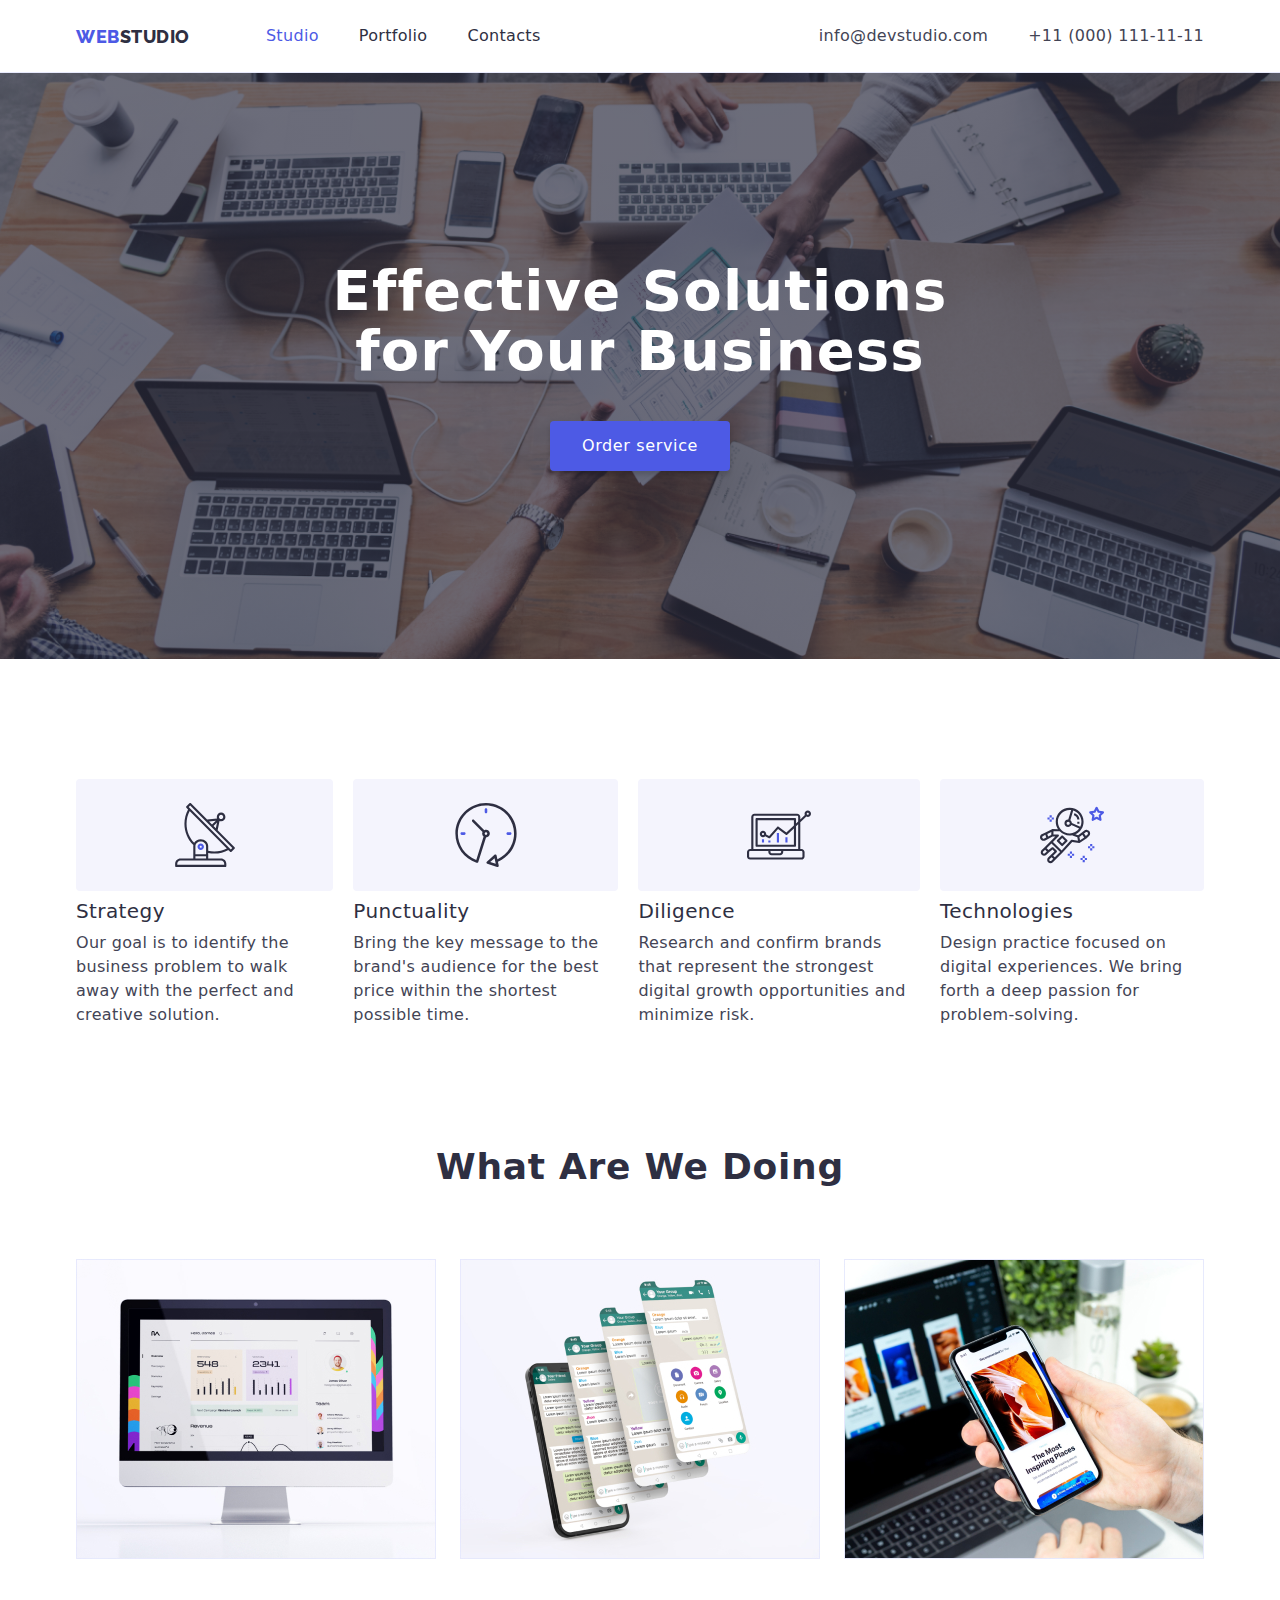
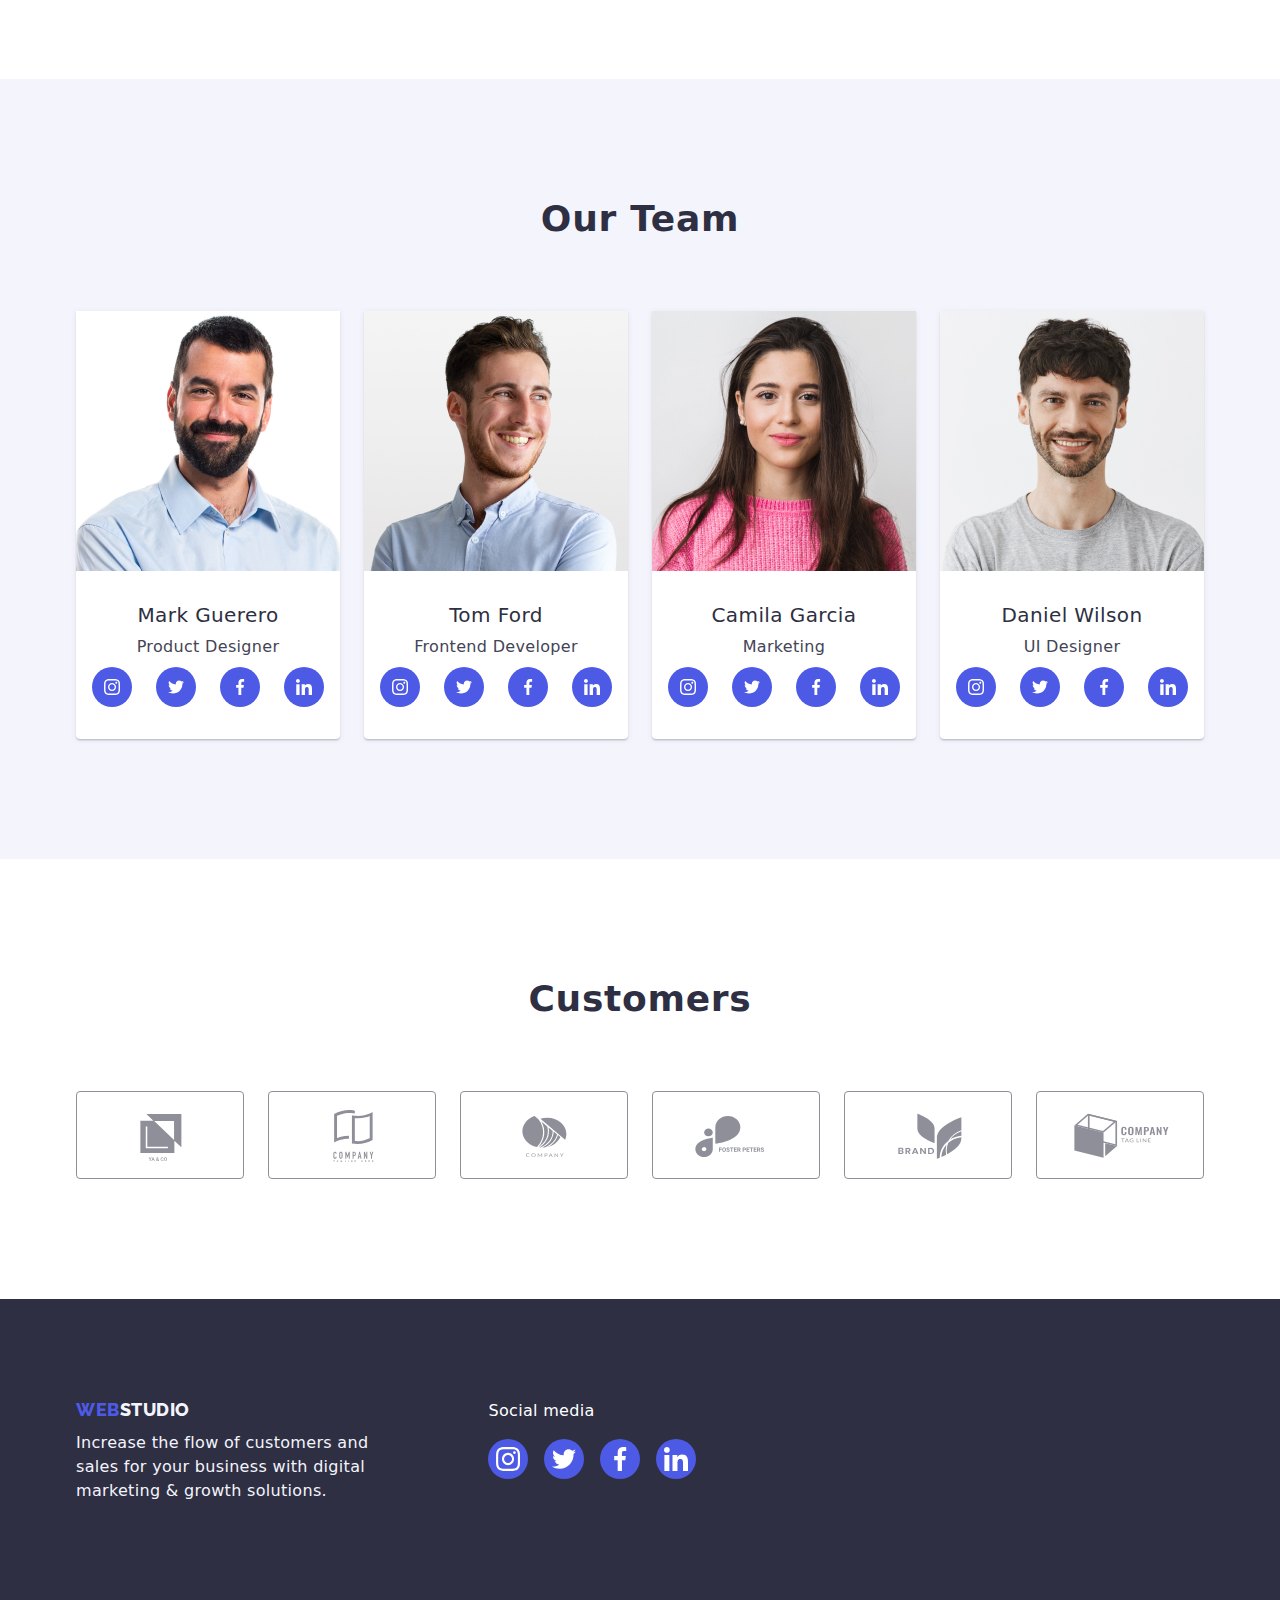
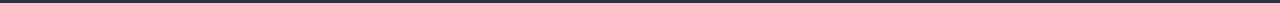
<file: index.html>
<!DOCTYPE html>
<html lang="en">
  <head>
    <meta charset="UTF-8" />
    <meta http-equiv="X-UA-Compatible" content="IE=edge" />
    <meta name="viewport" content="width=device-width, initial-scale=1.0" />
    <title>GoIT Homework04</title>
    <link rel="stylesheet" href="./css/styles.css" />
    <link
      href="https://fonts.googleapis.com/css2?family=Raleway:wght@800&family=Roboto:wght@400;500;700;900&display=swap"
      rel="stylesheet"
    />
    <link
      rel="stylesheet"
      href="https://cdnjs.cloudflare.com/ajax/libs/modern-normalize/2.0.0/modern-normalize.min.css"
    />
  </head>
  <body>
    <!--This is header-->
    <header class="header">
      <div class="container header-container">
        <!-- Navigation Bar -->
        <nav class="header-navigation">
          <a class="header-logo links" href="./index.html">
            <span class="web-logo">WEB</span
            ><span class="studio-logo">STUDIO </span>
          </a>

          <ul class="header-list lists">
            <li class="header-item">
              <a class="header-link links current" href="#">Studio</a>
            </li>
            <li class="header-item">
              <a class="header-link links" href="./portfolio.html">Portfolio</a>
            </li>
            <li class="header-item">
              <a class="header-link links" href="#">Contacts</a>
            </li>
          </ul>
        </nav>

        <ul class="header-address lists">
          <li>
            <a
              class="header-address-link links"
              href="mailto:info@devstudio.com"
              >info@devstudio.com</a
            >
          </li>
          <li>
            <a class="header-address-link links" href="tel:+110001111111"
              >+11 (000) 111-11-11</a
            >
          </li>
        </ul>
      </div>
    </header>

    <!--This is main-->
    <main>
      <!--This is Section 1-->
      <section class="hero-section">
        <div class="container hero-container">
          <h1 class="hero-title">
            Effective Solutions <br />
            for Your Business
          </h1>
          <button class="hero-button button" type="button">
            Order service
          </button>
        </div>
      </section>

      <!--This is Section 2-->
      <section class="section features-section">
        <div class="container features-container">
          <ul class="features-list lists">
            <li class="features-item">
              <div class="features-svg-box">
                <svg class="features-icon" width="64" height="64">
                  <use href="./images/icon.svg#antenna"></use>
                </svg>
              </div>
              <h3 class="features-title titles">Strategy</h3>
              <p class="features-bottom-text bottom-text">
                Our goal is to identify the business problem to walk away with
                the perfect and creative solution.
              </p>
            </li>

            <li class="features-item">
              <div class="features-svg-box">
                <svg class="features-icon" width="64" height="64">
                  <use href="./images/icon.svg#clock"></use>
                </svg>
              </div>
              <h3 class="features-title titles">Punctuality</h3>
              <p class="features-bottom-text bottom-text">
                Bring the key message to the brand's audience for the best price
                within the shortest possible time.
              </p>
            </li>

            <li class="features-item">
              <div class="features-svg-box">
                <svg class="features-icon" width="64" height="64">
                  <use href="./images/icon.svg#diagram"></use>
                </svg>
              </div>
              <h3 class="features-title titles">Diligence</h3>
              <p class="features-bottom-text bottom-text">
                Research and confirm brands that represent the strongest digital
                growth opportunities and minimize risk.
              </p>
            </li>

            <li class="features-item">
              <div class="features-svg-box">
                <svg class="features-icon" width="64" height="64">
                  <use href="./images/icon.svg#astronaut"></use>
                </svg>
              </div>
              <h3 class="features-title titles">Technologies</h3>
              <p class="features-bottom-text bottom-text">
                Design practice focused on digital experiences. We bring forth a
                deep passion for problem-solving.
              </p>
            </li>
          </ul>
        </div>
      </section>

      <!--This is Section 3-->
      <section class="section section-no-top-padding">
        <div class="container what-we-do-container">
          <h2 class="what-we-do-title section-title">What Are We Doing</h2>
          <ul class="what-we-do-list lists">
            <li class="what-we-do-item">
              <img
                src="images/what-we-do-1.jpg"
                alt="computer monitor"
                width="360"
                height="300"
              />
            </li>

            <li class="what-we-do-item">
              <img
                src="images/what-we-do-2.jpg"
                alt="phone"
                width="360"
                height="300"
              />
            </li>

            <li class="what-we-do-item">
              <img
                src="images/what-we-do-3.jpg"
                alt="phone & laptop"
                width="360"
                height="300"
              />
            </li>
          </ul>
        </div>
      </section>

      <!--This is Section 4-->
      <section class="section section-grey">
        <div class="container team-container">
          <h2 class="team-title section-title">Our Team</h2>
          <ul class="team-list lists">
            <li class="team-item">
              <img
                src="images/our-team-1.jpg"
                alt="Mark Guerero"
                width="264"
                height="260"
              />
              <div class="card-content">
                <h3 class="team-name titles">Mark Guerero</h3>
                <p class="team-bottom-text bottom-text">Product Designer</p>
                <ul class="team-social-list lists">
                  <li class="team-icon-item">
                    <a
                      href="#"
                      class="team-social-link links"
                      rel="noopener noreferrer"
                    >
                      <svg class="team-social-icon" width="16" height="16">
                        <use href="./images/icon.svg#instagram"></use>
                      </svg>
                    </a>
                  </li>
                  <li class="team-icon-item">
                    <a
                      href="#"
                      class="team-social-link links"
                      rel="noopener noreferrer"
                    >
                      <svg class="team-social-icon" width="16" height="16">
                        <use href="./images/icon.svg#twitter"></use>
                      </svg>
                    </a>
                  </li>
                  <li class="team-icon-item">
                    <a
                      href="#"
                      class="team-social-link links"
                      rel="noopener noreferrer"
                    >
                      <svg class="team-social-icon" width="16" height="16">
                        <use href="./images/icon.svg#facebook"></use>
                      </svg>
                    </a>
                  </li>
                  <li class="team-icon-item">
                    <a
                      href="#"
                      class="team-social-link links"
                      rel="noopener noreferrer"
                    >
                      <svg class="team-social-icon" width="16" height="16">
                        <use href="./images/icon.svg#linkedin"></use>
                      </svg>
                    </a>
                  </li>
                </ul>
              </div>
            </li>

            <li class="team-item">
              <img
                src="images/our-team-2.jpg"
                alt="Tom Ford"
                width="264"
                height="260"
              />
              <div class="card-content">
                <h3 class="team-name titles">Tom Ford</h3>
                <p class="team-bottom-text bottom-text">Frontend Developer</p>
                <ul class="team-social-list lists">
                  <li class="team-icon-item">
                    <a href="#" class="team-social-link links">
                      <svg class="team-social-icon" width="16" height="16">
                        <use href="./images/icon.svg#instagram"></use>
                      </svg>
                    </a>
                  </li>
                  <li class="team-icon-item">
                    <a href="#" class="team-social-link links">
                      <svg class="team-social-icon" width="16" height="16">
                        <use href="./images/icon.svg#twitter"></use>
                      </svg>
                    </a>
                  </li>
                  <li class="team-icon-item">
                    <a href="#" class="team-social-link links">
                      <svg class="team-social-icon" width="16" height="16">
                        <use href="./images/icon.svg#facebook"></use>
                      </svg>
                    </a>
                  </li>
                  <li class="team-icon-item">
                    <a href="#" class="team-social-link links">
                      <svg class="team-social-icon" width="16" height="16">
                        <use href="./images/icon.svg#linkedin"></use>
                      </svg>
                    </a>
                  </li>
                </ul>
              </div>
            </li>

            <li class="team-item">
              <img
                src="images/our-team-3.jpg"
                alt="Camila Garcia"
                width="264"
                height="260"
              />
              <div class="card-content">
                <h3 class="team-name titles">Camila Garcia</h3>
                <p class="team-bottom-text bottom-text">Marketing</p>
                <ul class="team-social-list lists">
                  <li class="team-icon-item">
                    <a href="#" class="team-social-link links">
                      <svg class="team-social-icon" width="16" height="16">
                        <use href="./images/icon.svg#instagram"></use>
                      </svg>
                    </a>
                  </li>
                  <li class="team-icon-item">
                    <a href="#" class="team-social-link links">
                      <svg class="team-social-icon" width="16" height="16">
                        <use href="./images/icon.svg#twitter"></use>
                      </svg>
                    </a>
                  </li>
                  <li class="team-icon-item">
                    <a href="#" class="team-social-link links">
                      <svg class="team-social-icon" width="16" height="16">
                        <use href="./images/icon.svg#facebook"></use>
                      </svg>
                    </a>
                  </li>
                  <li class="team-icon-item">
                    <a href="#" class="team-social-link links">
                      <svg class="team-social-icon" width="16" height="16">
                        <use href="./images/icon.svg#linkedin"></use>
                      </svg>
                    </a>
                  </li>
                </ul>
              </div>
            </li>

            <li class="team-item">
              <img
                src="images/our-team-4.jpg"
                alt="Daniel Wilson"
                width="264"
                height="260"
              />
              <div class="card-content">
                <h3 class="team-name titles">Daniel Wilson</h3>
                <p class="team-bottom-text bottom-text">UI Designer</p>
                <ul class="team-social-list lists">
                  <li class="team-icon-item">
                    <a href="#" class="team-social-link links">
                      <svg class="team-social-icon" width="16" height="16">
                        <use href="./images/icon.svg#instagram"></use>
                      </svg>
                    </a>
                  </li>
                  <li class="team-icon-item">
                    <a href="#" class="team-social-link links">
                      <svg class="team-social-icon" width="16" height="16">
                        <use href="./images/icon.svg#twitter"></use>
                      </svg>
                    </a>
                  </li>
                  <li class="team-icon-item">
                    <a href="#" class="team-social-link links">
                      <svg class="team-social-icon" width="16" height="16">
                        <use href="./images/icon.svg#facebook"></use>
                      </svg>
                    </a>
                  </li>
                  <li class="team-icon-item">
                    <a href="#" class="team-social-link links">
                      <svg class="team-social-icon" width="16" height="16">
                        <use href="./images/icon.svg#linkedin"></use>
                      </svg>
                    </a>
                  </li>
                </ul>
              </div>
            </li>
          </ul>
        </div>
      </section>
      <!-- This is Section 5 -->
      <section class="section">
        <div class="container">
          <h2 class="customers-title section-title">Customers</h2>
          <ul class="customers-list lists">
            <li class="customers-item">
              <a href="#" class="customers-box-link links">
                <svg class="customers-icon">
                  <use href="./images/icon.svg#customer-1"></use>
                </svg>
              </a>
            </li>
            <li class="customers-item">
              <a href="#" class="customers-box-link links">
                <svg class="customers-icon">
                  <use href="./images/icon.svg#customer-2"></use>
                </svg>
              </a>
            </li>
            <li class="customers-item">
              <a href="#" class="customers-box-link links">
                <svg class="customers-icon">
                  <use href="./images/icon.svg#customer-3"></use>
                </svg>
              </a>
            </li>
            <li class="customers-item">
              <a href="#" class="customers-box-link links">
                <svg class="customers-icon">
                  <use href="./images/icon.svg#customer-4"></use>
                </svg>
              </a>
            </li>
            <li class="customers-item">
              <a href="#" class="customers-box-link links">
                <svg class="customers-icon">
                  <use href="./images/icon.svg#customer-5"></use>
                </svg>
              </a>
            </li>
            <li class="customers-item">
              <a href="#" class="customers-box-link links">
                <svg class="customers-icon">
                  <use href="./images/icon.svg#customer-6"></use>
                </svg>
              </a>
            </li>
          </ul>
        </div>
      </section>
    </main>

    <!--This is footer-->
    <footer class="footer-section">
      <div class="container footer-container">
        <div>
          <a class="header-logo links" href="./index.html">
            <span class="web-logo">WEB</span
            ><span class="studio-logo studio-footer">STUDIO </span>
          </a>

          <p class="footer-bottom-text bottom-text">
            Increase the flow of customers and<br />
            sales for your business with digital<br />
            marketing & growth solutions.
          </p>
        </div>
        <div class="footer-social-media">
          <p class="footer-social-media-text">Social media</p>
          <ul class="footer-social-list lists">
            <li class="footer-icon-item">
              <a href="#" class="footer-social-link links">
                <svg class="footer-social-icon" width="24" height="24">
                  <use href="./images/icon.svg#instagram"></use>
                </svg>
              </a>
            </li>

            <li class="footer-icon-item">
              <a href="#" class="footer-social-link links">
                <svg class="footer-social-icon" width="24" height="24">
                  <use href="./images/icon.svg#twitter"></use>
                </svg>
              </a>
            </li>

            <li class="footer-icon-item">
              <a href="#" class="footer-social-link links">
                <svg class="footer-social-icon" width="24" height="24">
                  <use href="./images/icon.svg#facebook"></use>
                </svg>
              </a>
            </li>

            <li class="footer-icon-item">
              <a href="#" class="footer-social-link links">
                <svg class="footer-social-icon" width="24" height="24">
                  <use href="./images/icon.svg#linkedin"></use>
                </svg>
              </a>
            </li>
          </ul>
        </div>
      </div>
    </footer>
  </body>
</html>
</file>
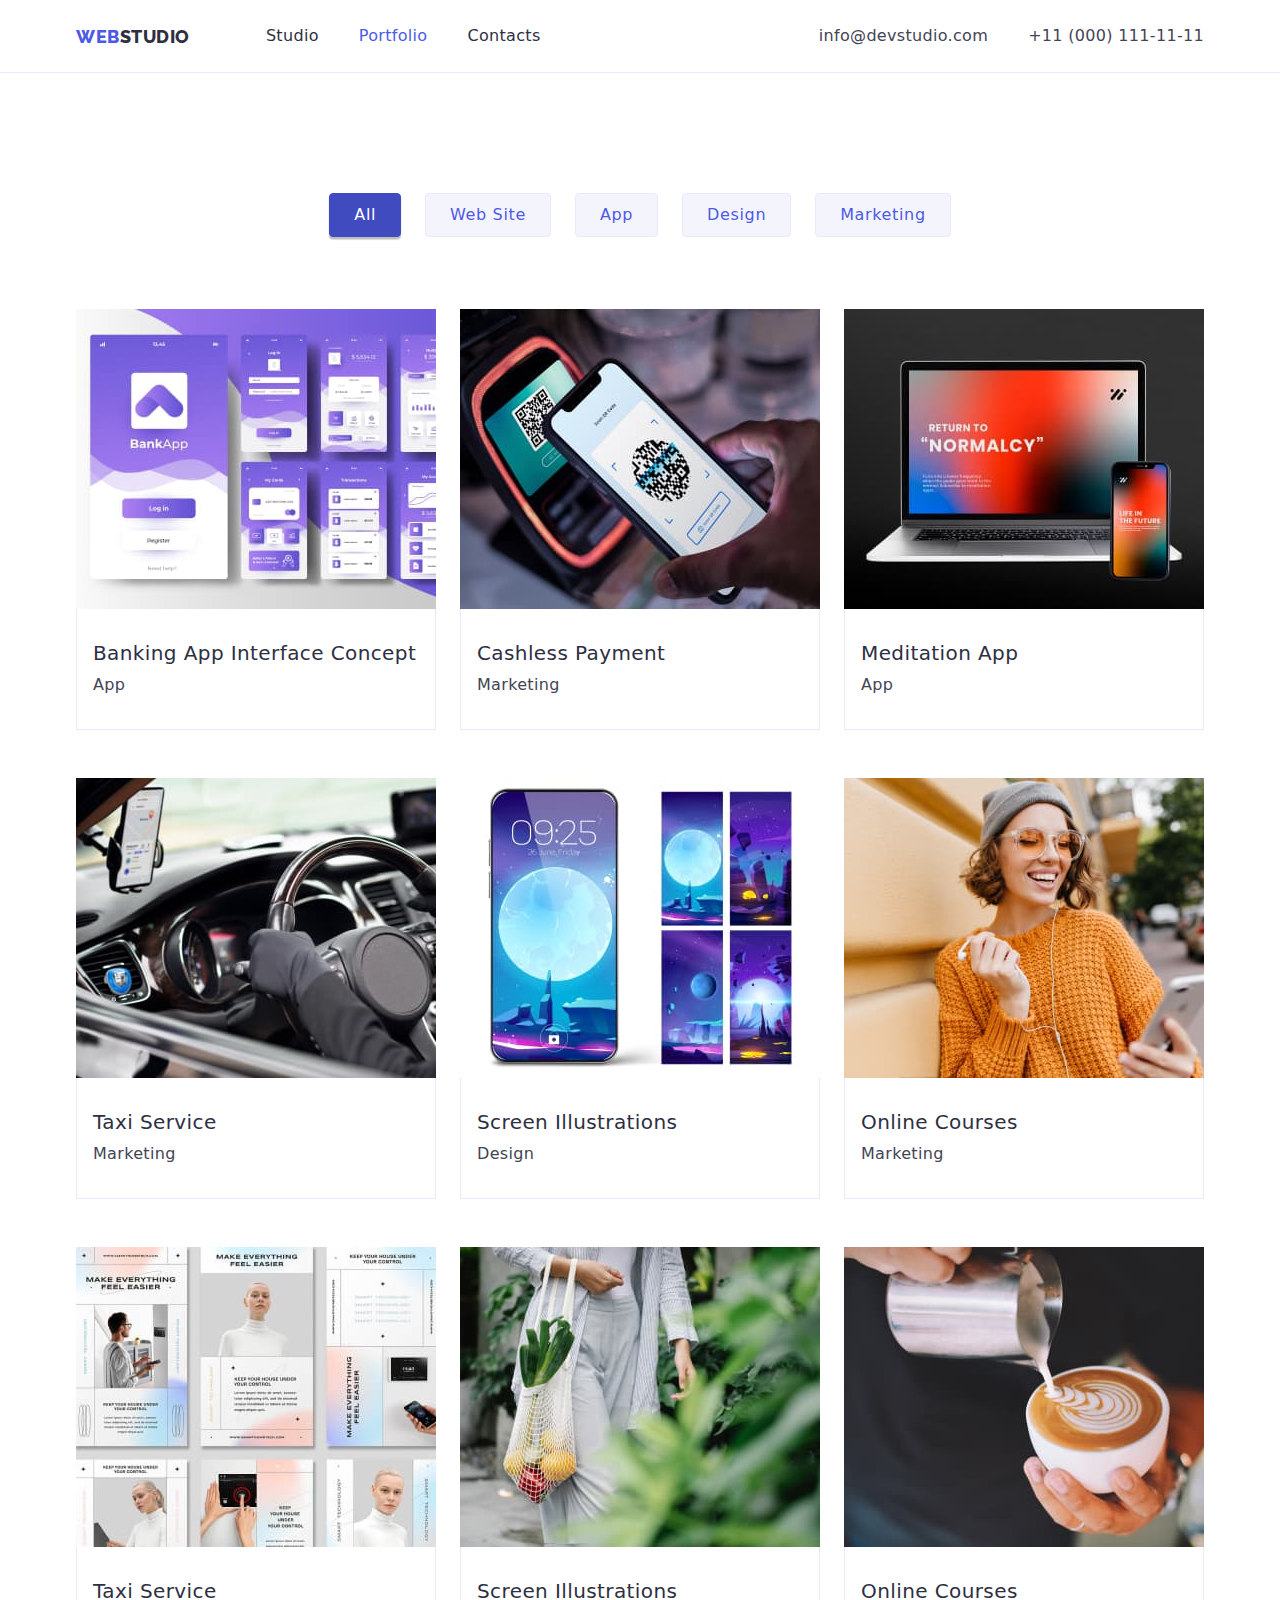
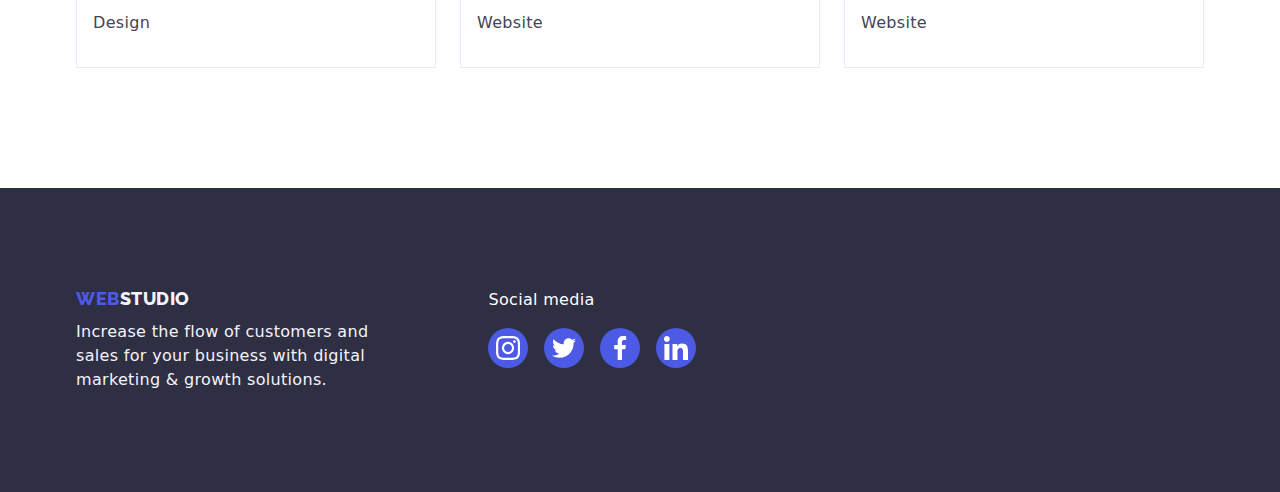
<file: portfolio.html>
<!DOCTYPE html>
<html lang="en">
  <head>
    <meta charset="UTF-8" />
    <meta name="viewport" content="width=device-width, initial-scale=1.0" />
    <title>Document</title>
    <link rel="stylesheet" href="./css/styles.css" />
    <link
      href="https://fonts.googleapis.com/css2?family=Raleway:wght@800&family=Roboto:wght@400;500;700;900&display=swap"
      rel="stylesheet"
    />
    <link
      rel="stylesheet"
      href="https://cdnjs.cloudflare.com/ajax/libs/modern-normalize/2.0.0/modern-normalize.min.css"
    />
  </head>
  <!-- This is header -->
  <body>
    <!--This is header-->
    <header class="header">
      <div class="container header-container">
        <!-- Navigation Bar -->
        <nav class="header-navigation">
          <a class="header-logo links" href="./index.html">
            <span class="web-logo">WEB</span
            ><span class="studio-logo">STUDIO </span>
          </a>

          <ul class="header-list lists">
            <li class="header-item">
              <a class="header-link links" href="./index.html">Studio</a>
            </li>
            <li class="header-item">
              <a class="header-link links current" href="./portfolio.html"
                >Portfolio</a
              >
            </li>
            <li class="header-item">
              <a class="header-link links" href="#">Contacts</a>
            </li>
          </ul>
        </nav>

        <ul class="header-address lists">
          <li>
            <a
              class="header-address-link links"
              href="mailto:info@devstudio.com"
              >info@devstudio.com</a
            >
          </li>
          <li>
            <a class="header-address-link links" href="tel:+110001111111"
              >+11 (000) 111-11-11</a
            >
          </li>
        </ul>
      </div>
    </header>
    <!-- This is main -->
    <main>
      <section class="section">
        <div class="container filter-containter">
          <ul class="filter lists">
            <li>
              <button class="filter-item active" type="button">All</button>
            </li>
            <li><button class="filter-item" type="button">Web Site</button></li>
            <li><button class="filter-item" type="button">App</button></li>
            <li><button class="filter-item" type="button">Design</button></li>
            <li>
              <button class="filter-item" type="button">Marketing</button>
            </li>
          </ul>
          <ul class="project lists">
            <li class="project-item">
              <a href="#" class="project-link links">
                <img
                  src="./images/project-card-1-1.jpg"
                  alt="banking app"
                  width="360"
                />
                <div class="project-description">
                  <h3 class="project-title titles">
                    Banking App Interface Concept
                  </h3>
                  <p class="project-bottom-text bottom-text">App</p>
                </div>
              </a>
            </li>
            <li class="project-item">
              <a href="#" class="project-link links">
                <img
                  src="./images/project-card-1-2.jpg"
                  alt="cashless payment"
                  width="360"
                />
                <div class="project-description">
                  <h3 class="project-title titles">Cashless Payment</h3>
                  <p class="project-bottom-text bottom-text">Marketing</p>
                </div>
              </a>
            </li>

            <li class="project-item">
              <a href="#" class="project-link links">
                <img
                  src="./images/project-card-1-3.jpg"
                  alt="meditation app"
                  width="360"
                />
                <div class="project-description">
                  <h3 class="project-title titles">Meditation App</h3>
                  <p class="project-bottom-text bottom-text">App</p>
                </div>
              </a>
            </li>

            <li class="project-item">
              <a href="#" class="project-link links">
                <img
                  src="./images/project-card-2-1.jpg"
                  alt="taxi service"
                  width="360"
                />
                <div class="project-description">
                  <h3 class="project-title titles">Taxi Service</h3>
                  <p class="project-bottom-text bottom-text">Marketing</p>
                </div>
              </a>
            </li>

            <li class="project-item">
              <a href="#" class="project-link links">
                <img
                  src="./images/project-card-2-2.jpg"
                  alt="screen illustrations"
                  width="360"
                />
                <div class="project-description">
                  <h3 class="project-title titles">Screen Illustrations</h3>
                  <p class="project-bottom-text bottom-text">Design</p>
                </div>
              </a>
            </li>

            <li class="project-item">
              <a href="#" class="project-link links">
                <img
                  src="./images/project-card-2-3.jpg"
                  alt="online courses"
                  width="360"
                />
                <div class="project-description">
                  <h3 class="project-title titles">Online Courses</h3>
                  <p class="project-bottom-text bottom-text">Marketing</p>
                </div>
              </a>
            </li>

            <li class="project-item">
              <a href="#" class="project-link links">
                <img
                  src="./images/project-card-3-1.jpg"
                  alt="instagram concept"
                  width="360"
                />
                <div class="project-description">
                  <h3 class="project-title titles">Taxi Service</h3>
                  <p class="project-bottom-text bottom-text">Design</p>
                </div>
              </a>
            </li>

            <li class="project-item">
              <a href="#" class="project-link links">
                <img
                  src="./images/project-card-3-2.jpg"
                  alt="organic food"
                  width="360"
                />
                <div class="project-description">
                  <h3 class="project-title titles">Screen Illustrations</h3>
                  <p class="project-bottom-text bottom-text">Website</p>
                </div>
              </a>
            </li>

            <li class="project-item">
              <a href="#" class="project-link links">
                <img
                  src="./images/project-card-3-3.jpg"
                  alt="fresh coffee"
                  width="360"
                />
                <div class="project-description">
                  <h3 class="project-title titles">Online Courses</h3>
                  <p class="project-bottom-text bottom-text">Website</p>
                </div>
              </a>
            </li>
          </ul>
        </div>
      </section>
    </main>
    <!--This is footer-->
    <footer class="footer-section">
      <div class="container footer-container">
        <div>
          <a class="header-logo links" href="./index.html">
            <span class="web-logo">WEB</span
            ><span class="studio-logo studio-footer">STUDIO </span>
          </a>

          <p class="footer-bottom-text bottom-text">
            Increase the flow of customers and<br />
            sales for your business with digital<br />
            marketing & growth solutions.
          </p>
        </div>
        <div class="footer-social-media">
          <p class="footer-social-media-text">Social media</p>
          <ul class="footer-social-list lists">
            <li class="footer-icon-item">
              <a href="#" class="footer-social-link links">
                <svg class="footer-social-icon" width="24" height="24">
                  <use href="./images/icon.svg#instagram"></use>
                </svg>
              </a>
            </li>

            <li class="footer-icon-item">
              <a href="#" class="footer-social-link links">
                <svg class="footer-social-icon" width="24" height="24">
                  <use href="./images/icon.svg#twitter"></use>
                </svg>
              </a>
            </li>

            <li class="footer-icon-item">
              <a href="#" class="footer-social-link links">
                <svg class="footer-social-icon" width="24" height="24">
                  <use href="./images/icon.svg#facebook"></use>
                </svg>
              </a>
            </li>

            <li class="footer-icon-item">
              <a href="#" class="footer-social-link links">
                <svg class="footer-social-icon" width="24" height="24">
                  <use href="./images/icon.svg#linkedin"></use>
                </svg>
              </a>
            </li>
          </ul>
        </div>
      </div>
    </footer>
  </body>
</html>
</file>
<file: css/styles.css>
body {
  font-family: 'Roboto';
  font-size: 16px;
  font-style: normal;
  font-weight: 400;
  line-height: 24px;
  letter-spacing: 0.32px;
}

img {
  display: block;
  max-width: 100%;
  height: auto;
}

h1,
h2,
h3,
h4,
h5,
h6,
p,
ul {
  margin: 0;
  padding: 0;
}

:root {
  --iriscolor: #4d5ae5;
  --navyblue: #2e2f42;
  --navcolor: black;
  --oceancolor: #404bbf;
  --whitecolor: #ffffff;
  --slatecolor: #434455;
  --cornflowercolor: #e7e9fc;
  --cloudcolor: #f4f4fd;
  --greencolor: #31d0aa;
  --lightslatecolor: #8e8f99;
  --navybluemodalcolor: #2e2f42;
  --greycolor: #2e2f42;
  --dairycolor: #fcfcfc;
}

.lists {
  list-style-type: none;
  padding: 0;
}

.links {
  text-decoration: none;
}

.web-logo {
  color: var(--iriscolor);
}

.studio-logo {
  color: var(--navyblue);
}

.studio-footer {
  color: var(--cloudcolor);
}

.container {
  margin: 0 auto;
  width: 1158px;
  padding: 0 15px;
}

.section {
  padding: 120px 0;
}

.section-no-top-padding {
  padding-top: 0;
}

.section-grey {
  background-color: var(--cloudcolor);
}

.titles {
  font-size: 20px;
  font-weight: 500;
  letter-spacing: 0.4px;
  color: var(--navyblue);
  margin-bottom: 8px;
}

.bottom-text {
  color: var(--slatecolor);
}

.header-logo {
  color: var(--navyblue, #2e2f42);
  font-family: Raleway;
  font-size: 18px;
  font-weight: 800;
  line-height: 21px;
  letter-spacing: 0.54px;
  text-transform: uppercase;
}

.header-address-link {
  color: var(--slatecolor);
  padding: 24px 0;
  display: block;
}

.header-address-link:hover,
.header-address-link:focus {
  color: var(--oceancolor);
}

.header-link {
  color: var(--navyblue);
  font-weight: 500;
  letter-spacing: 0.32px;
  padding: 24px 0;
  display: block;
}

.current {
  color: var(--iriscolor);
}

.header-link:hover,
.header-link:focus,
.header-link:active {
  color: var(--oceancolor);
}

.header {
  border-bottom: 1px solid var(--cornflower, #e7e9fc);
}

.header-container {
  display: flex;
  justify-content: space-between;
}

.header-navigation {
  display: flex;
  align-items: center;
}

.header-list {
  display: flex;
  gap: 40px;
  margin-left: 76px;
}

.header-address {
  display: flex;
  gap: 40px;
  align-items: center;
}

.hero-section {
  /* background-color: var(--navyblue-modal, rgba(46, 47, 66, 0.5)); */
  padding: 188px 0;
  background-image: linear-gradient(
      to right,
      rgba(46, 47, 66, 0.7),
      rgba(46, 47, 66, 0.7)
    ),
    url(../images/hero-bg.jpg);
  background-repeat: no-repeat;
  /* background-blend-mode: overlay; */
  background-position: center;
  background-size: cover;
  text-align: center;
  display: flex;
  align-items: center;
  justify-content: center;
}

.hero-title {
  color: var(--whitecolor);
  font-size: 56px;
  font-weight: 700;
  line-height: 60px;
  letter-spacing: 1.12px;
  margin-bottom: 40px;
}

.hero-button {
  border-radius: 4px;
  background: var(--iris, #4d5ae5);
  box-shadow: 0px 4px 4px 0px rgba(0, 0, 0, 0.15);
  color: var(--white, #fff);
  font-weight: 500;
  letter-spacing: 0.64px;
  border: none;
  cursor: pointer;
  font-family: inherit;
  font-size: 16px;
  padding: 16px 32px;
}

.hero-button:hover,
.hero-button:focus {
  background-color: var(--oceancolor);
}

.section-title {
  color: var(--navyblue, #2e2f42);
  text-align: center;
  font-size: 36px;
  font-weight: 700;
  line-height: 40px;
  letter-spacing: 0.72px;
  text-transform: capitalize;
  margin-bottom: 72px;
}

.filter-item {
  padding: 12px 24px;
  border-radius: 4px;
  border: 1px solid var(--cornflower, #e7e9fc);
  background: var(--cloud, #f4f4fd);
  color: var(--iris, #4d5ae5);
  font-weight: 500;
  letter-spacing: 0.64px;
  cursor: pointer;
  font-size: 16px;
  font-family: inherit;
}

.filter-item:hover,
.filter-item:focus {
  background: var(--oceancolor);
  box-shadow: 0px 2px 2px 0px rgba(0, 0, 0, 0.12),
    0px 2px 1px 0px rgba(0, 0, 0, 0.08), 0px 3px 1px 0px rgba(0, 0, 0, 0.1);
  color: var(--whitecolor);
  border-color: var(--oceancolor);
}

.filter {
  margin-bottom: 72px;
  display: flex;
  justify-content: center;
  align-items: center;
  gap: 24px;
}

.active {
  background: var(--oceancolor);
  box-shadow: 0px 2px 2px 0px rgba(0, 0, 0, 0.12),
    0px 2px 1px 0px rgba(0, 0, 0, 0.08), 0px 3px 1px 0px rgba(0, 0, 0, 0.1);
  color: var(--whitecolor);
  border-color: var(--oceancolor);
}

.features-svg-box {
  width: 100%;
  height: 112px;
  display: flex;
  border-radius: 4px;
  background: var(--cloud, #f4f4fd);
  justify-content: center;
  align-items: center;
  margin-bottom: 8px;
}

.features-list {
  display: flex;
  gap: 20px;
}

.what-we-do-list {
  display: flex;
  justify-content: space-between;
}

.team-list {
  display: flex;
  gap: 24px;
  text-align: center;
}

.team-item {
  border-radius: 0px 0px 4px 4px;
  background: var(--white, #fff);
  box-shadow: 0px 2px 1px 0px rgba(46, 47, 66, 0.08),
    0px 1px 1px 0px rgba(46, 47, 66, 0.16),
    0px 1px 6px 0px rgba(46, 47, 66, 0.08);
}

.team-social-list {
  display: flex;
  align-items: center;
  justify-content: center;
  gap: 24px;
  margin-top: 8px;
}

/* .team-icon-item {
  width: 40px;
  height: 40px;
} */

.team-social-link {
  width: 40px;
  height: 40px;
  display: flex;
  justify-content: center;
  align-items: center;
  border-radius: 50%;
  background-color: var(--iriscolor);
  color: var(--whitecolor);
  cursor: pointer;
}

.team-social-link:hover,
.team-social-link:focus {
  background-color: var(--oceancolor);
}

.team-social-icon {
  fill: currentColor;
}

.card-content h3 {
  margin-bottom: 8px;
}

.card-content {
  padding: 32px 0;
}

.customers-list {
  display: flex;
  align-items: center;
  justify-content: center;
  gap: 24px;
}

/* .customers-item {
  width: 168px;
  height: 88px;
} */

.customers-box-link {
  width: 168px;
  height: 88px;
  display: flex;
  justify-content: center;
  align-items: center;
  cursor: pointer;
  border-radius: 4px;
  border: 1px solid var(--lightslate, #8e8f99);
  color: var(--lightslatecolor);
}

.customers-box-link:hover,
.customers-box-link:focus {
  border-color: var(--oceancolor);
  color: var(--oceancolor);
}

.customers-icon {
  fill: currentColor;
  width: 104px;
  height: 56px;
}

.footer-section {
  background-color: var(--navyblue);
  padding: 100px 0;
}

.footer-container {
  display: flex;
  gap: 120px;
}

.footer-social-list {
  display: flex;
  align-items: center;
  gap: 16px;
  margin-top: 16px;
}

.footer-social-media-text {
  color: var(--white, #fff);
  font-weight: 500;
}

.footer-bottom-text {
  color: var(--cloud, #f4f4fd);
  margin-top: 8px;
}

/* .footer-icon-item {
  width: 40px;
  height: 40px;
} */

.footer-social-link {
  width: 40px;
  height: 40px;
  display: flex;
  justify-content: center;
  align-items: center;
  border-radius: 50%;
  background-color: var(--iriscolor);
  color: var(--whitecolor);
  cursor: pointer;
}

.footer-social-link:hover,
.footer-social-link:focus {
  background-color: var(--greencolor);
}

.footer-social-icon {
  fill: currentColor;
}

.project {
  display: flex;
  flex-wrap: wrap;
  gap: 48px 24px;
  justify-content: center;
  align-items: center;
}

.project-description {
  padding: 32px 16px;
  border: 1px solid var(--cornflower, #e7e9fc);
  border-top: none;
}

.project-link {
  display: block;
}

.project-link:hover,
.project-link:focus {
  background: var(--white, #fff);
  box-shadow: 0px 2px 1px 0px rgba(46, 47, 66, 0.08),
    0px 1px 1px 0px rgba(46, 47, 66, 0.16),
    0px 1px 6px 0px rgba(46, 47, 66, 0.08);
}
</file>
